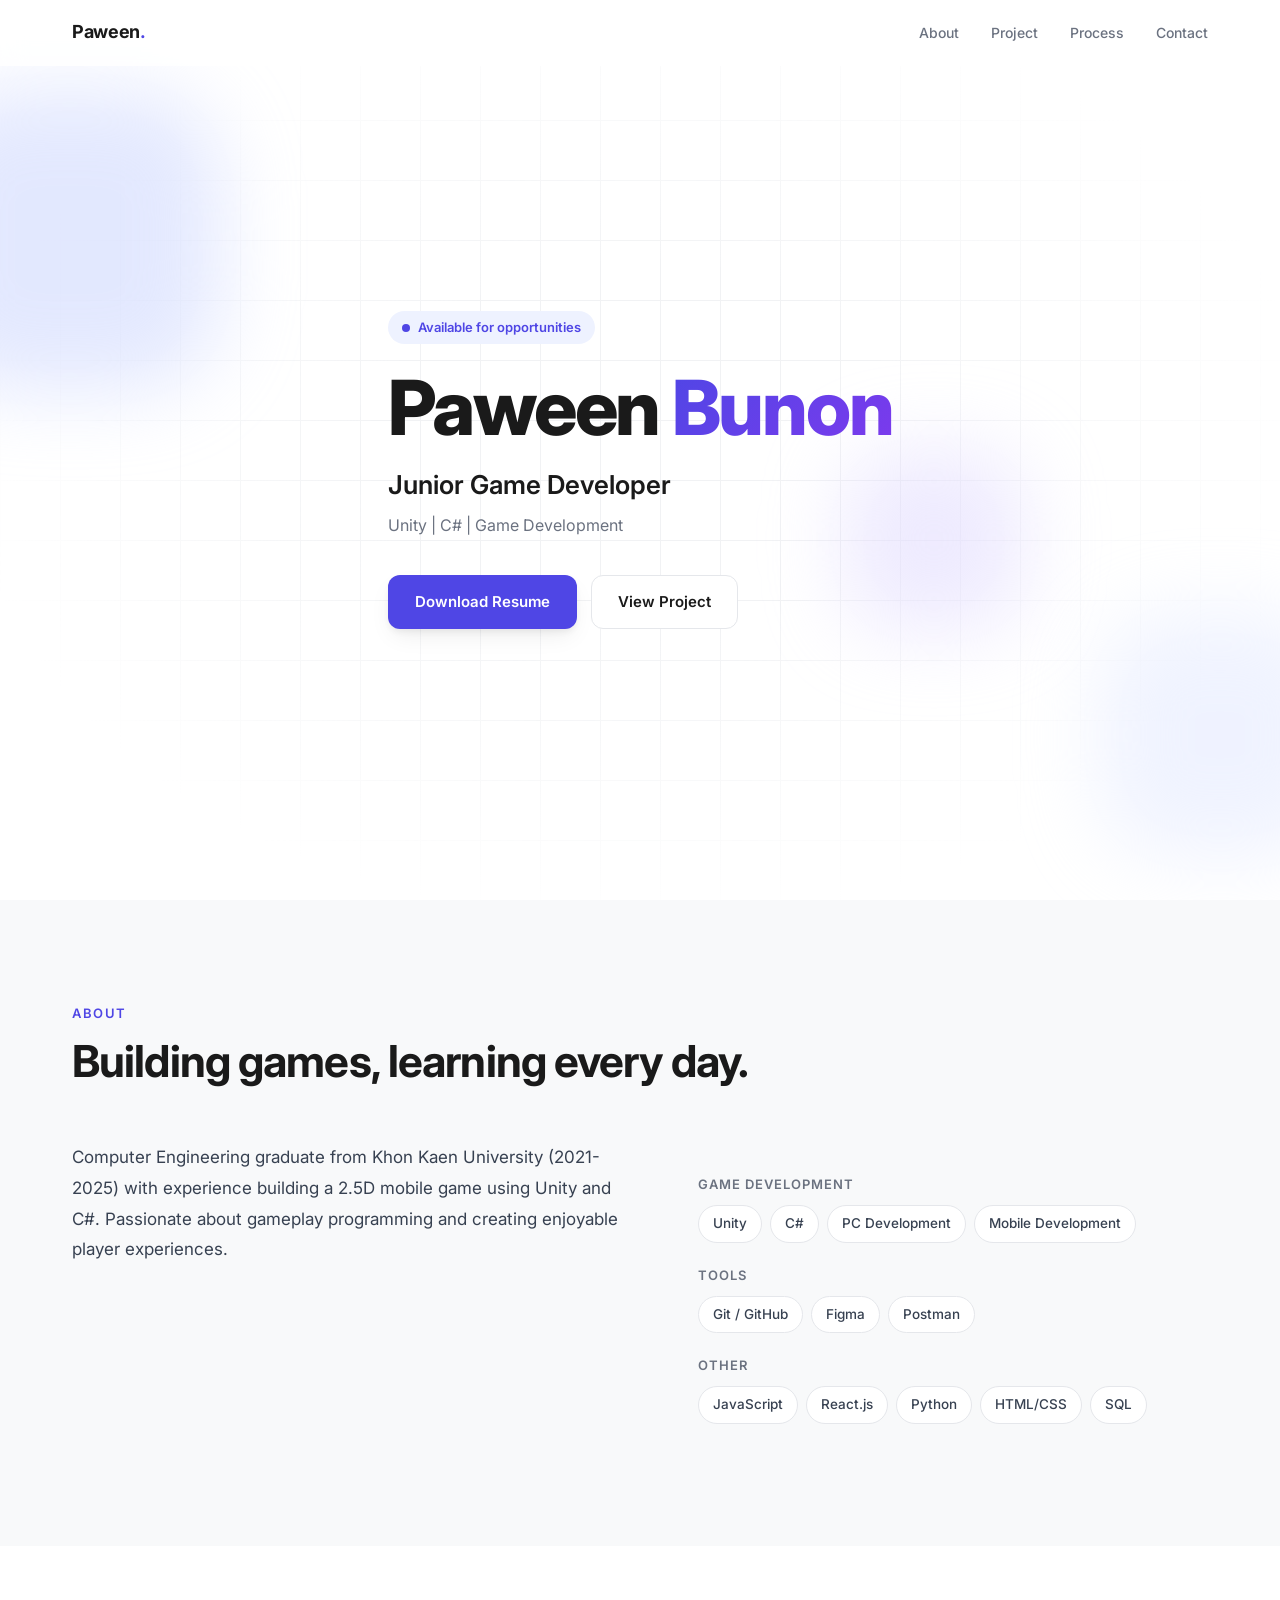
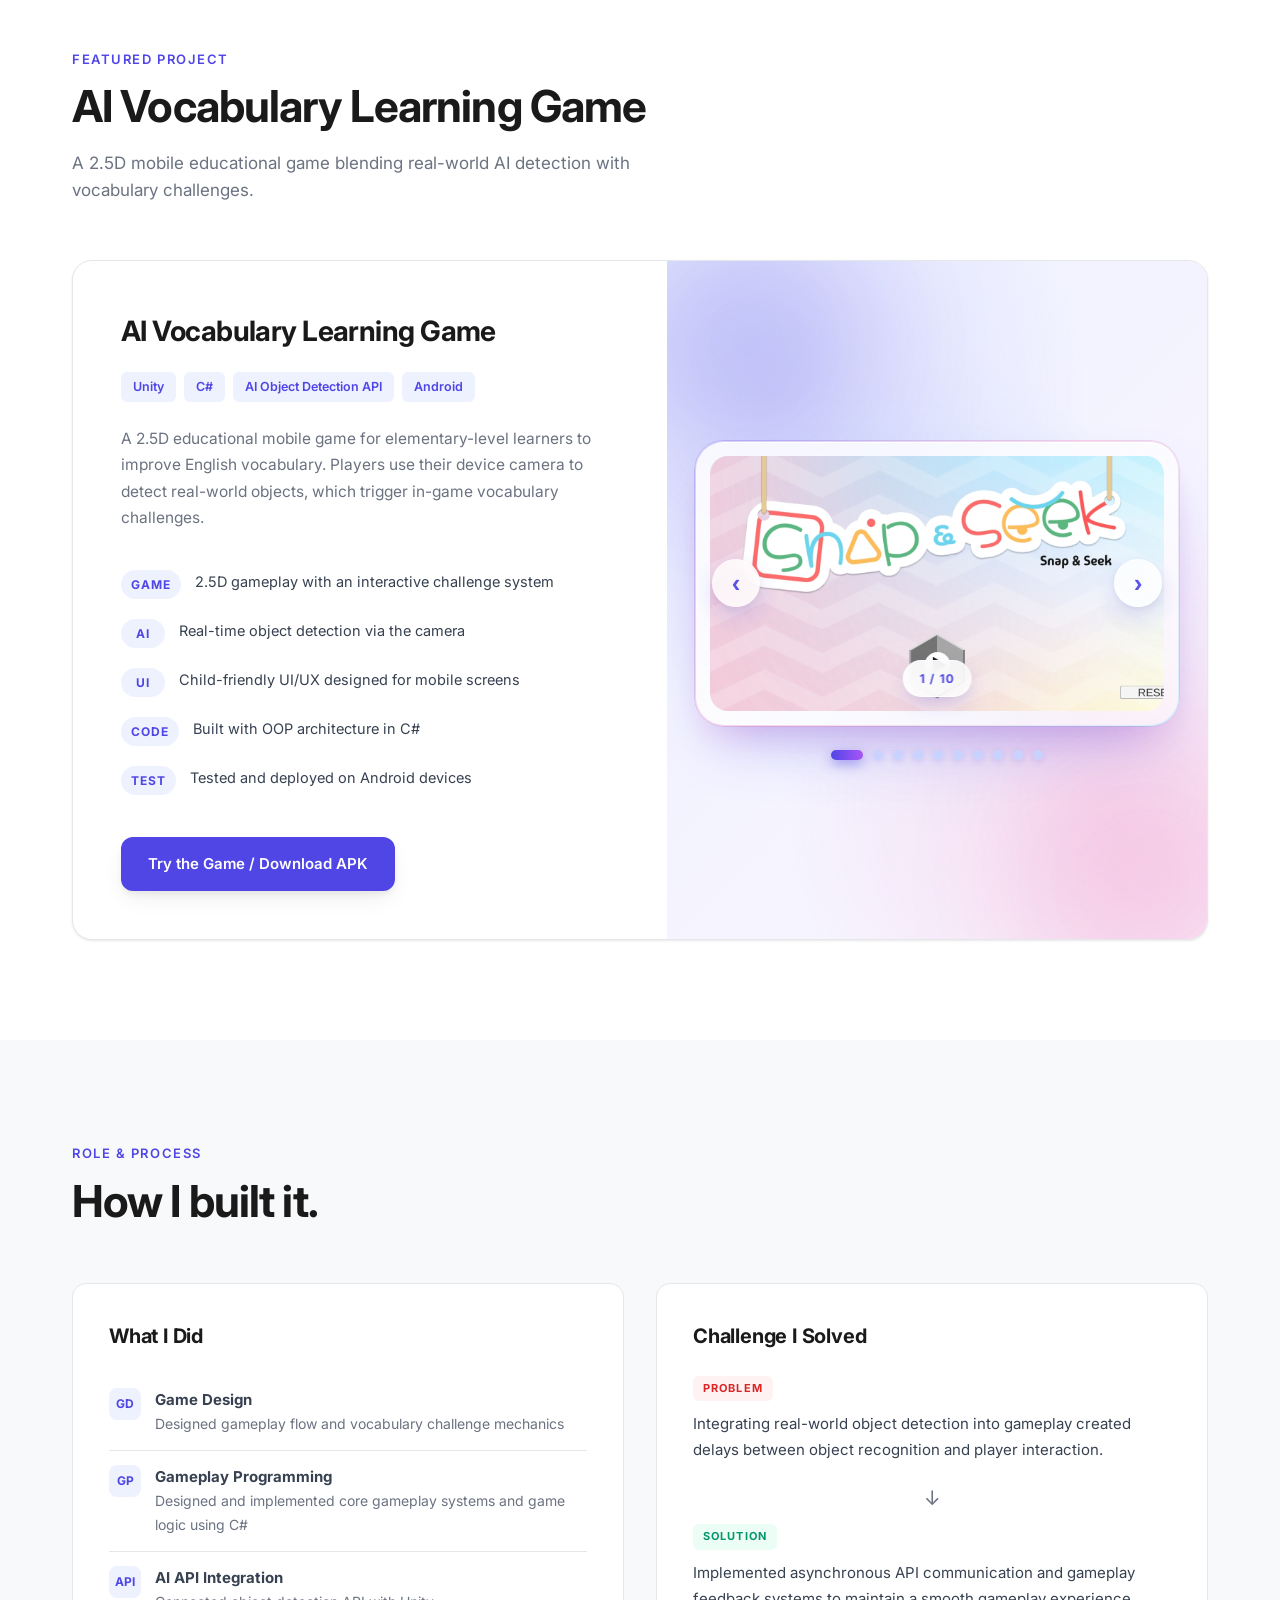
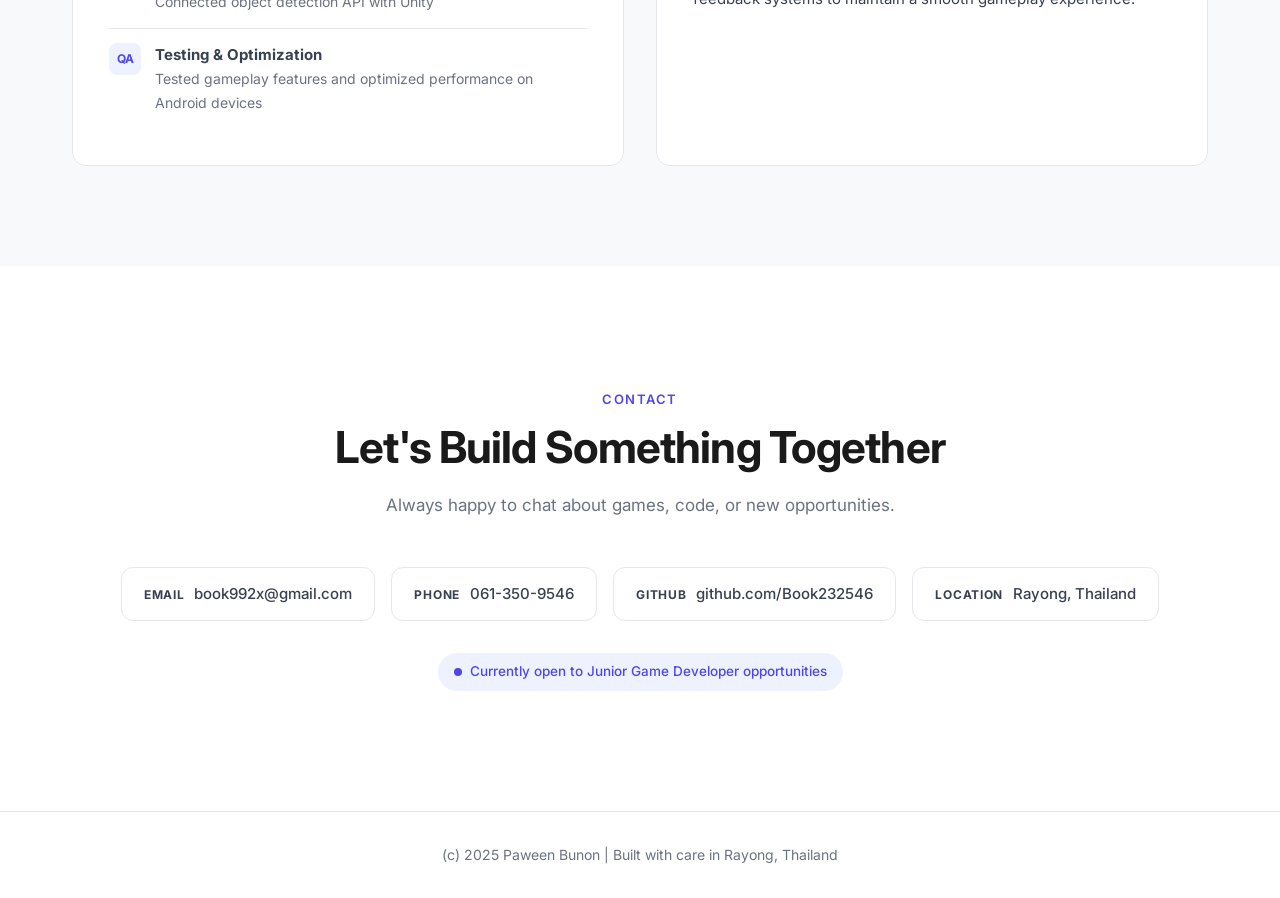
<file: index.html>
<!DOCTYPE html>
<html lang="en">

<head>
  <meta charset="UTF-8" />
  <meta name="viewport" content="width=device-width, initial-scale=1.0" />
  <title>Paween Bunon - Junior Game Developer</title>
  <meta name="description"
    content="Portfolio of Paween Bunon (Book), Junior Game Developer specializing in Unity, C#, and mobile game development." />
  <link rel="preconnect" href="https://fonts.googleapis.com">
  <link rel="preconnect" href="https://fonts.gstatic.com" crossorigin>
  <link href="https://fonts.googleapis.com/css2?family=Inter:wght@300;400;500;600;700;800&display=swap"
    rel="stylesheet">
  <link rel="stylesheet" href="./Port.css" />
</head>

<body>
  <nav class="nav" id="nav">
    <div class="nav-inner">
      <a href="#hero" class="logo">Paween<span>.</span></a>
      <button class="nav-toggle" id="navToggle" aria-label="Menu">Menu</button>
      <ul class="nav-links" id="navLinks">
        <li><a href="#about">About</a></li>
        <li><a href="#project">Project</a></li>
        <li><a href="#process">Process</a></li>
        <li><a href="#contact">Contact</a></li>
      </ul>
    </div>
  </nav>

  <section class="hero" id="hero">
    <div class="hero-bg"></div>
    <div class="shape s1"></div>
    <div class="shape s2"></div>
    <div class="shape s3"></div>
    <div class="container">
      <div class="hero-content">
        <div class="eyebrow"><span class="dot"></span> Available for opportunities</div>
        <h1>Paween <span class="accent">Bunon</span></h1>
        <div class="hero-title">Junior Game Developer</div>
        <p class="hero-sub">Unity | C# | Game Development</p>
        <div class="cta-group">
          <a href="https://drive.google.com/file/d/1YsXYaSTbFioNAvnqgfScPV3oQ0jztkhX/view?usp=sharing"
            class="btn btn-primary" target="_blank" rel="noopener">Download Resume</a>
          <a href="#project" class="btn btn-secondary">View Project</a>
        </div>
      </div>
    </div>
  </section>

  <section id="about" class="section-alt">
    <div class="container">
      <div class="section-heading reveal">
        <span class="section-label">About</span>
        <h2>Building games, learning every day.</h2>
      </div>
      <div class="about-grid">
        <div class="reveal">
          <p class="about-bio">
            Computer Engineering graduate from Khon Kaen University (2021-2025) with experience
            building a 2.5D mobile game using Unity and C#. Passionate about gameplay programming
            and creating enjoyable player experiences.
          </p>
        </div>
        <div class="skills-block reveal">
          <div class="skills-cat">
            <div class="skills-cat-title">Game Development</div>
            <div class="pills">
              <span class="pill">Unity</span>
              <span class="pill">C#</span>
              <span class="pill">PC Development</span>
              <span class="pill">Mobile Development</span>
            </div>
          </div>
          <div class="skills-cat">
            <div class="skills-cat-title">Tools</div>
            <div class="pills">
              <span class="pill">Git / GitHub</span>
              <span class="pill">Figma</span>
              <span class="pill">Postman</span>
            </div>
          </div>
          <div class="skills-cat">
            <div class="skills-cat-title">Other</div>
            <div class="pills">
              <span class="pill">JavaScript</span>
              <span class="pill">React.js</span>
              <span class="pill">Python</span>
              <span class="pill">HTML/CSS</span>
              <span class="pill">SQL</span>
            </div>
          </div>
        </div>
      </div>
    </div>
  </section>

  <section id="project">
    <div class="container">
      <div class="section-heading reveal">
        <span class="section-label">Featured Project</span>
        <h2>AI Vocabulary Learning Game</h2>
        <p class="section-intro">A 2.5D mobile educational game blending real-world AI detection with vocabulary
          challenges.</p>
      </div>
      <div class="project-card reveal">
        <div class="project-grid">
          <div class="project-info">
            <div class="project-title">AI Vocabulary Learning Game</div>
            <div class="tech-badges">
              <span class="tech-badge">Unity</span>
              <span class="tech-badge">C#</span>
              <span class="tech-badge">AI Object Detection API</span>
              <span class="tech-badge">Android</span>
            </div>
            <p class="project-desc">
              A 2.5D educational mobile game for elementary-level learners to improve English vocabulary.
              Players use their device camera to detect real-world objects, which trigger in-game
              vocabulary challenges.
            </p>
            <ul class="feature-list">
              <li><span class="ico">Game</span><span>2.5D gameplay with an interactive challenge system</span></li>
              <li><span class="ico">AI</span><span>Real-time object detection via the camera</span></li>
              <li><span class="ico">UI</span><span>Child-friendly UI/UX designed for mobile screens</span></li>
              <li><span class="ico">Code</span><span>Built with OOP architecture in C#</span></li>
              <li><span class="ico">Test</span><span>Tested and deployed on Android devices</span></li>
            </ul>
            <a href="https://drive.google.com/drive/folders/1nAFhvvqbHMzfF861Wt10KLCNI0TqIMjr?usp=sharing"
              class="btn btn-primary" target="_blank" rel="noopener">Try the Game / Download APK</a>
          </div>
          <div class="project-visual">
            <div class="screenshot-carousel" aria-label="Game screenshots" data-screenshots="
              ./screenshots/game-1.jpg,
              ./screenshots/game-2.jpg,
              ./screenshots/game-3.jpg,
              ./screenshots/game-4.jpg,
              ./screenshots/game-5.jpg,
              ./screenshots/game-6.jpg,
              ./screenshots/game-7.jpg,
              ./screenshots/game-8.jpg,
              ./screenshots/game-9.jpg,
              ./screenshots/game-10.jpg
            ">
              <div class="carousel-frame">
                <button type="button" class="carousel-btn carousel-btn-prev" id="shotPrev"
                  aria-label="Previous screenshot">&lsaquo;</button>
                <img id="shotImage" src="./screenshots/game-1.jpg" alt="Game screenshot 1" loading="lazy" tabindex="0"
                  role="button" aria-label="Open screenshot in fullscreen">
                <div class="carousel-counter" id="shotCounter">1 / 10</div>
                <button type="button" class="carousel-btn carousel-btn-next" id="shotNext"
                  aria-label="Next screenshot">&rsaquo;</button>
              </div>
            </div>
            <div class="carousel-dots" id="shotDots" aria-label="Screenshot navigation"></div>
          </div>
        </div>
      </div>
    </div>
  </section>

  <section id="process" class="section-alt">
    <div class="container">
      <div class="section-heading reveal">
        <span class="section-label">Role &amp; Process</span>
        <h2>How I built it.</h2>
      </div>
      <div class="two-col">
        <div class="info-card reveal">
          <h3>What I Did</h3>
          <ul class="role-list">
            <li>
              <span class="ico">GD</span>
              <span>
                <strong>Game Design</strong><br>
                <span class="role-desc">Designed gameplay flow and vocabulary challenge mechanics</span>
              </span>
            </li>
            <li>
              <span class="ico">GP</span>
              <span>
                <strong>Gameplay Programming</strong><br>
                <span class="role-desc">Designed and implemented core gameplay systems and game logic using C#</span>
              </span>
            </li>
            <li>
              <span class="ico">API</span>
              <span>
                <strong>AI API Integration</strong><br>
                <span class="role-desc">Connected object detection API with Unity</span>
              </span>
            </li>
            <li>
              <span class="ico">QA</span>
              <span>
                <strong>Testing & Optimization</strong><br>
                <span class="role-desc">Tested gameplay features and optimized performance on Android devices</span>
              </span>
            </li>
          </ul>
        </div>
        <div class="info-card reveal">
          <h3>Challenge I Solved</h3>
          <div class="ps-block ps-problem">
            <span class="ps-label">Problem</span>
            <p class="ps-text">Integrating real-world object detection into gameplay created delays between object
              recognition and player interaction.</p>
          </div>
          <div class="arrow">↓</div>
          <div class="ps-block ps-solution">
            <span class="ps-label">Solution</span>
            <p class="ps-text">Implemented asynchronous API communication and gameplay feedback systems to maintain a
              smooth gameplay experience.</p>
          </div>
        </div>
      </div>
    </div>
  </section>
  <!-- <section id="personal" class="section-alt">
    <div class="container">
      <div class="section-heading reveal">
        <span class="section-label">Personal Project</span>
        <h2 class="wip-heading">
          Bullet Hell Project
          <span class="wip-badge">🚧 Work In Progress</span>
        </h2>
        <p class="section-intro">A bullet hell roguelike I'm building solo in Unity</p>
      </div>
      <div class="project-card reveal">
        <div class="project-grid">
          <div class="project-info">
            <div class="project-title">Bullet Hell Project <span class="wip-sub">(working title)</span></div>
            <div class="tech-badges">
              <span class="tech-badge">Unity 2022 LTS</span>
              <span class="tech-badge">C#</span>
              <span class="tech-badge">PC (Windows)</span>
              <span class="tech-badge">Bullet Hell</span>
              <span class="tech-badge">Roguelike</span>
            </div>
            <p class="project-desc">
              A 2D top-down bullet hell roguelike inspired by Touhou Project, Hades, and Enter the Gungeon.
              The Game Design Document is complete and a core gameplay prototype is up and running.
            </p>
            <div class="wip-columns">
              <div class="wip-col">
                <div class="wip-col-label wip-col-built">✅ What's built so far</div>
                <ul class="feature-list">
                  <li><span class="ico">Move</span><span>Player movement &amp; shooting</span></li>
                  <li><span class="ico">AI</span><span>Enemy spawning &amp; enemy bullet patterns</span></li>
                  <li><span class="ico">HP</span><span>HP system with in-game HUD</span></li>
                  <li><span class="ico">Menu</span><span>Main Menu screen</span></li>
                  <li><span class="ico">Dif</span><span>Difficulty Select screen</span>
                  </li>
                  <li><span class="ico">Chr</span><span>Character Select screen</span></li>
                  <li><span class="ico">Over</span><span>Game Over</span></li>
                  <li>
                    <a href="https://drive.google.com/file/d/1Fpe0dqZGs3YXmOCvKR8g-0_tIFxcWorF/view?usp=sharing"
                      target="_blank" rel="noopener noreferrer">
                      <span class="ico">Doc</span><span>Game Design Document written</span>
                    </a>
                  </li>
                </ul>
              </div>
              <div class="wip-col">
                <div class="wip-col-label wip-col-planned">🎯 What's planned (from GDD)</div>
                <ul class="feature-list">
                  <li><span class="ico">Stg</span><span>6 stages across Story Mode &amp; Extra Mode</span></li>
                  <li><span class="ico">Up</span><span>Upgrade System — pick 1 of 3 after each stage</span></li>
                  <li><span class="ico">Run</span><span>Rune meta-progression between runs</span></li>
                  <li><span class="ico">Chr</span><span>Multiple playable characters</span></li>
                  <li><span class="ico">Bos</span><span>Boss fights with unique bullet patterns</span></li>
                  <li><span class="ico">Dif</span><span>4 difficulty levels</span></li>
                </ul>
              </div>
            </div>
            
            <div class="gdd-pillars">
              <div class="gdd-pillars-label">Design Pillars</div>
              <div class="gdd-pillars-grid">
                <div class="gdd-pillar"><span class="gdd-pillar-icon">🎯</span>
                  <div><strong>Skill-Based Gameplay</strong>
                    <p>Reactions and pattern reading matter more than stats.</p>
                  </div>
                </div>
                <div class="gdd-pillar"><span class="gdd-pillar-icon">⚖️</span>
                  <div><strong>Meaningful Build Choices</strong>
                    <p>Every upgrade pick reshapes how the run plays.</p>
                  </div>
                </div>
                <div class="gdd-pillar"><span class="gdd-pillar-icon">🔁</span>
                  <div><strong>Replayability</strong>
                    <p>Runes, characters, and difficulties keep runs fresh.</p>
                  </div>
                </div>
                <div class="gdd-pillar"><span class="gdd-pillar-icon">👹</span>
                  <div><strong>Memorable Boss Battles</strong>
                    <p>Signature bullet patterns built around each boss.</p>
                  </div>
                </div>
              </div>
            </div>
            <div class="wip-status" role="status" aria-live="polite">
              <span class="wip-status-dot"></span>
              In active development — no public build yet
            </div>
          </div>
          <div class="project-visual">
            <div class="screenshot-carousel" aria-label="Bullet Hell screenshots" data-screenshots="
              ./BulletHell/MainMenu.png,
              ./BulletHell/DiffSelect.png,
              ./BulletHell/CharSelect.png,
              ./BulletHell/GamePlay.png,
              ./BulletHell/GameOver.png
            ">
              <div class="carousel-frame">
                <button type="button" class="carousel-btn carousel-btn-prev" aria-label="Previous screenshot">&lsaquo;</button>
                <img class="carousel-image" src="./BulletHell/MainMenu.png" alt="Bullet Hell screenshot 1" loading="lazy" tabindex="0" role="button" aria-label="Open screenshot in fullscreen">
                <div class="carousel-counter">1 / 2</div>
                <button type="button" class="carousel-btn carousel-btn-next" aria-label="Next screenshot">&rsaquo;</button>
              </div>
            </div>
            <div class="carousel-dots" aria-label="Bullet Hell screenshot navigation"></div>
          </div>
        </div>
      </div>
    </div>
  </section>

  </section> -->

  <section id="contact" class="contact">
    <div class="container">
      <div class="reveal">
        <span class="section-label">Contact</span>
        <h2>Let's Build Something Together</h2>
        <p class="contact-sub">Always happy to chat about games, code, or new opportunities.</p>
        <div class="contact-links">
          <a href="mailto:book992x@gmail.com" class="contact-link"><span class="ico">Email</span>book992x@gmail.com</a>
          <a href="tel:+66613509546" class="contact-link"><span class="ico">Phone</span>061-350-9546</a>
          <a href="https://github.com/Book232546" target="_blank" rel="noopener" class="contact-link"><span
              class="ico">GitHub</span>github.com/Book232546</a>
          <span class="contact-link"><span class="ico">Location</span>Rayong, Thailand</span>
        </div>
        <div class="contact-note"><span class="dot"></span> Currently open to Junior Game Developer opportunities</div>
      </div>
    </div>
  </section>

  <footer>
    <div class="container">(c) 2025 Paween Bunon | Built with care in Rayong, Thailand</div>
  </footer>

  <div class="lightbox" id="lightbox" aria-hidden="true">
    <div class="lightbox-backdrop" data-lightbox-close></div>
    <div class="lightbox-dialog" role="dialog" aria-modal="true" aria-label="Fullscreen screenshot viewer">
      <button type="button" class="lightbox-close" id="lightboxClose" aria-label="Close fullscreen view">X</button>
      <button type="button" class="lightbox-nav lightbox-prev" id="lightboxPrev"
        aria-label="Previous screenshot">&lsaquo;</button>
      <img id="lightboxImage" src="./screenshots/game-1.jpg" alt="Game screenshot 1">
      <button type="button" class="lightbox-nav lightbox-next" id="lightboxNext"
        aria-label="Next screenshot">&rsaquo;</button>
      <div class="lightbox-caption" id="lightboxCaption">1 / 10</div>
    </div>
  </div>

  <script src="./Port.js" defer></script>
</body>

</html>
</file>
<file: Port.css>
:root {
  --bg: #ffffff;
  --surface: #f8f9fa;
  --text: #1a1a1a;
  --muted: #6b7280;
  --border: #e5e7eb;
  --accent: #4F46E5;
  --accent-soft: #eef2ff;
  --shadow-sm: 0 1px 2px rgba(0, 0, 0, .04), 0 1px 3px rgba(0, 0, 0, .06);
  --shadow-md: 0 4px 6px -1px rgba(0, 0, 0, .06), 0 10px 25px -5px rgba(0, 0, 0, .08);
  --shadow-lg: 0 20px 40px -10px rgba(79, 70, 229, .15), 0 10px 20px -5px rgba(0, 0, 0, .06);
  --radius: 14px;
  --radius-lg: 20px;
}

* {
  box-sizing: border-box;
  margin: 0;
  padding: 0;
}

html {
  scroll-behavior: smooth;
  scroll-padding-top: 80px;
}

body {
  font-family: 'Inter', system-ui, -apple-system, sans-serif;
  background: var(--bg);
  color: var(--text);
  line-height: 1.6;
  -webkit-font-smoothing: antialiased;
}

a {
  color: inherit;
  text-decoration: none;
}

img {
  max-width: 100%;
  display: block;
}

.nav {
  position: fixed;
  top: 0;
  left: 0;
  right: 0;
  z-index: 100;
  background: rgba(255, 255, 255, .8);
  backdrop-filter: saturate(180%) blur(12px);
  -webkit-backdrop-filter: saturate(180%) blur(12px);
  border-bottom: 1px solid transparent;
  transition: border-color .3s, box-shadow .3s;
}

.nav.scrolled {
  border-bottom-color: var(--border);
  box-shadow: var(--shadow-sm);
}

.nav-inner {
  max-width: 1200px;
  margin: 0 auto;
  padding: 18px 32px;
  display: flex;
  align-items: center;
  justify-content: space-between;
}

.logo {
  font-weight: 700;
  font-size: 18px;
  letter-spacing: -.02em;
}

.logo span {
  color: var(--accent);
}

.nav-links {
  display: flex;
  gap: 32px;
  list-style: none;
}

.nav-links a {
  font-size: 14px;
  font-weight: 500;
  color: var(--muted);
  transition: color .2s;
  position: relative;
}

.nav-links a:hover {
  color: var(--text);
}

.nav-links a::after {
  content: '';
  position: absolute;
  left: 0;
  bottom: -6px;
  height: 2px;
  width: 0;
  background: var(--accent);
  transition: width .25s;
}

.nav-links a:hover::after {
  width: 100%;
}

.nav-toggle {
  display: none;
  background: none;
  border: none;
  cursor: pointer;
  font-size: 24px;
  color: var(--text);
}

.container {
  max-width: 1200px;
  margin: 0 auto;
  padding: 0 32px;
}

.hero {
  min-height: 100vh;
  display: flex;
  align-items: center;
  position: relative;
  overflow: hidden;
  padding: 120px 0 80px;
}

.hero-bg {
  position: absolute;
  inset: 0;
  z-index: 0;
  pointer-events: none;
  background-image:
    linear-gradient(var(--border) 1px, transparent 1px),
    linear-gradient(90deg, var(--border) 1px, transparent 1px);
  background-size: 60px 60px;
  mask-image: radial-gradient(ellipse at center, black 30%, transparent 75%);
  -webkit-mask-image: radial-gradient(ellipse at center, black 30%, transparent 75%);
  opacity: .5;
}

.shape {
  position: absolute;
  border-radius: 30%;
  opacity: .5;
  filter: blur(40px);
  z-index: 0;
}

.shape.s1 {
  width: 300px;
  height: 300px;
  background: #c7d2fe;
  top: 10%;
  left: -80px;
  animation: float 14s ease-in-out infinite;
}

.shape.s2 {
  width: 240px;
  height: 240px;
  background: #e0e7ff;
  bottom: 5%;
  right: -60px;
  animation: float 18s ease-in-out infinite reverse;
}

.shape.s3 {
  width: 180px;
  height: 180px;
  background: #ddd6fe;
  top: 50%;
  right: 20%;
  animation: float 22s ease-in-out infinite;
}

@keyframes float {

  0%,
  100% {
    transform: translate(0, 0) rotate(0);
  }

  50% {
    transform: translate(30px, -40px) rotate(20deg);
  }
}

.hero-content {
  position: relative;
  z-index: 1;
  max-width: 780px;
}

.eyebrow {
  display: inline-flex;
  align-items: center;
  gap: 8px;
  padding: 6px 14px;
  border-radius: 999px;
  background: var(--accent-soft);
  color: var(--accent);
  font-size: 13px;
  font-weight: 600;
  margin-bottom: 24px;
}

.eyebrow .dot,
.contact-note .dot {
  width: 8px;
  height: 8px;
  border-radius: 50%;
  background: var(--accent);
  animation: pulse 2s infinite;
}

@keyframes pulse {

  0%,
  100% {
    opacity: 1;
  }

  50% {
    opacity: .4;
  }
}

h1 {
  font-size: clamp(40px, 7vw, 76px);
  line-height: 1.05;
  letter-spacing: -.03em;
  font-weight: 800;
  margin-bottom: 16px;
}

h1 .accent {
  background: linear-gradient(135deg, var(--accent), #7c3aed);
  -webkit-background-clip: text;
  background-clip: text;
  color: transparent;
}

.hero-title {
  font-size: clamp(20px, 2.4vw, 26px);
  font-weight: 600;
  color: var(--text);
  margin-bottom: 8px;
}

.hero-sub {
  font-size: 16px;
  color: var(--muted);
  margin-bottom: 36px;
}

.cta-group {
  display: flex;
  gap: 14px;
  flex-wrap: wrap;
}

.btn {
  display: inline-flex;
  align-items: center;
  gap: 8px;
  padding: 14px 26px;
  border-radius: 12px;
  font-size: 15px;
  font-weight: 600;
  cursor: pointer;
  border: 1px solid transparent;
  transition: transform .2s, box-shadow .25s, background .2s;
}

.btn-primary {
  background: var(--accent);
  color: #fff;
  box-shadow: var(--shadow-md);
}

.btn-primary:hover {
  transform: translateY(-2px);
  box-shadow: var(--shadow-lg);
  background: #4338ca;
}

.btn-secondary {
  background: #fff;
  color: var(--text);
  border-color: var(--border);
}

.btn-secondary:hover {
  border-color: var(--accent);
  color: var(--accent);
  transform: translateY(-2px);
}

section {
  padding: 100px 0;
  position: relative;
}

.section-alt {
  background: var(--surface);
}

.section-label {
  display: inline-block;
  font-size: 13px;
  font-weight: 600;
  color: var(--accent);
  text-transform: uppercase;
  letter-spacing: .12em;
  margin-bottom: 12px;
}

h2 {
  font-size: clamp(30px, 4vw, 44px);
  font-weight: 700;
  letter-spacing: -.02em;
  line-height: 1.15;
  margin-bottom: 18px;
}

.section-intro {
  font-size: 17px;
  color: var(--muted);
  max-width: 640px;
}

.section-heading {
  margin-bottom: 56px;
}

#personal .section-heading {
  position: relative;
  padding: 30px 30px 26px;
  border: 1px solid rgba(224, 231, 255, .95);
  border-radius: 24px;
  background: linear-gradient(180deg, rgba(255, 255, 255, .96), rgba(248, 250, 255, .86));
  box-shadow: var(--shadow-sm);
  overflow: hidden;
}

#personal .section-heading::before {
  content: '';
  position: absolute;
  inset: 0;
  background:
    radial-gradient(circle at top right, rgba(79, 70, 229, .10), transparent 34%),
    radial-gradient(circle at bottom left, rgba(236, 72, 153, .08), transparent 30%);
  pointer-events: none;
}

#personal .section-heading::after {
  content: '';
  position: absolute;
  left: 0;
  top: 0;
  width: 100%;
  height: 4px;
  background: linear-gradient(90deg, var(--accent), #7c3aed, #ec4899);
  opacity: .88;
}

#personal .section-heading > * {
  position: relative;
  z-index: 1;
}

#personal .section-heading.reveal {
  transform: translateY(28px) scale(.985);
}

#personal .section-heading.reveal.visible {
  transform: translateY(0) scale(1);
}

#personal .section-heading h2 {
  display: flex;
  flex-wrap: wrap;
  align-items: center;
  gap: 12px;
  margin-bottom: 12px;
}

#personal .section-heading .section-label {
  margin-bottom: 10px;
}

#personal .section-heading .section-intro {
  max-width: 760px;
}

#personal .wip-badge {
  background: linear-gradient(135deg, #fef3c7, #fde68a);
  color: #92400e;
  border-color: #fbbf24;
  box-shadow: 0 10px 20px -12px rgba(180, 83, 9, .55);
}

#personal .wip-sub {
  display: inline-block;
  margin-left: 6px;
}

.about-grid {
  display: grid;
  grid-template-columns: 1.1fr 1fr;
  gap: 64px;
  align-items: start;
}

.about-bio {
  font-size: 17px;
  color: #374151;
  line-height: 1.8;
}

.skills-block {
  margin-top: 32px;
}

.skills-cat {
  margin-bottom: 22px;
}

.skills-cat-title {
  font-size: 13px;
  font-weight: 600;
  color: var(--muted);
  text-transform: uppercase;
  letter-spacing: .08em;
  margin-bottom: 10px;
}

.pills {
  display: flex;
  flex-wrap: wrap;
  gap: 8px;
}

.pill {
  padding: 7px 14px;
  border-radius: 999px;
  background: #fff;
  border: 1px solid var(--border);
  font-size: 13.5px;
  font-weight: 500;
  color: #374151;
  transition: all .2s;
}

.pill:hover {
  border-color: var(--accent);
  color: var(--accent);
  transform: translateY(-1px);
}

.section-alt .pill {
  background: #fff;
}

/* ===== Featured Project ===== */
.project-card {
  background: #fff;
  border: 1px solid var(--border);
  border-radius: var(--radius-lg);
  overflow: hidden;
  box-shadow: var(--shadow-sm);
}

.project-grid {
  display: grid;
  grid-template-columns: 1.1fr 1fr;
  gap: 0;
}

.project-info {
  padding: 48px;
}

.project-visual {
  background:
    radial-gradient(circle at 20% 20%, rgba(99, 102, 241, .18), transparent 45%),
    radial-gradient(circle at 80% 80%, rgba(236, 72, 153, .14), transparent 45%),
    radial-gradient(circle at 50% 50%, rgba(56, 189, 248, .10), transparent 55%),
    linear-gradient(135deg, #eef2ff, #faf5ff);
  display: flex;
  flex-direction: column;
  align-items: center;
  justify-content: center;
  min-height: 520px;
  padding: 40px 28px;
  position: relative;
  overflow: hidden;
  isolation: isolate;
}

/* Animated aurora blobs */
.project-visual::before,
.project-visual::after {
  content: '';
  position: absolute;
  width: 340px;
  height: 340px;
  border-radius: 50%;
  filter: blur(60px);
  opacity: .55;
  z-index: -1;
  pointer-events: none;
}

.project-visual::before {
  top: -90px;
  left: -90px;
  background: radial-gradient(circle, rgba(79, 70, 229, .55), transparent 70%);
  animation: floatBlob 12s ease-in-out infinite;
}

.project-visual::after {
  bottom: -110px;
  right: -110px;
  background: radial-gradient(circle, rgba(236, 72, 153, .45), transparent 70%);
  animation: floatBlob 14s ease-in-out infinite reverse;
}

@keyframes floatBlob {

  0%,
  100% {
    transform: translate(0, 0) scale(1);
  }

  50% {
    transform: translate(30px, -20px) scale(1.1);
  }
}

/* Subtle dot grid overlay */
.project-visual>* {
  position: relative;
  z-index: 1;
}

.screenshot-carousel {
  width: 100%;
  max-width: 880px;
  position: relative;
}

.carousel-frame {
  position: relative;
  width: 100%;
  padding: 14px;
  border-radius: 28px;
  background: linear-gradient(135deg, rgba(255, 255, 255, .85), rgba(255, 255, 255, .55));
  backdrop-filter: blur(12px);
  -webkit-backdrop-filter: blur(12px);
  border: 1px solid rgba(255, 255, 255, .8);
  box-shadow:
    0 30px 60px -20px rgba(79, 70, 229, .35),
    0 18px 35px -15px rgba(236, 72, 153, .20),
    inset 0 1px 0 rgba(255, 255, 255, .9);
  transition: transform .4s cubic-bezier(.2, .8, .2, 1), box-shadow .4s;
}

.carousel-frame:hover {
  transform: translateY(-4px);
  box-shadow:
    0 40px 70px -20px rgba(79, 70, 229, .45),
    0 22px 40px -15px rgba(236, 72, 153, .25),
    inset 0 1px 0 rgba(255, 255, 255, .9);
}

.carousel-frame::before {
  content: '';
  position: absolute;
  inset: -2px;
  border-radius: 30px;
  padding: 2px;
  background: linear-gradient(135deg, rgba(79, 70, 229, .6), rgba(236, 72, 153, .5), rgba(56, 189, 248, .5));
  -webkit-mask: linear-gradient(#000 0 0) content-box, linear-gradient(#000 0 0);
  -webkit-mask-composite: xor;
  mask-composite: exclude;
  opacity: .4;
  pointer-events: none;
}

.carousel-frame img {
  width: 100%;
  aspect-ratio: 16 / 9;
  max-height: 560px;
  object-fit: cover;
  border-radius: 18px;
  background: #fff;
  display: block;
  cursor: zoom-in;
}

.carousel-btn {
  width: 48px;
  height: 48px;
  border: 1px solid rgba(255, 255, 255, .7);
  border-radius: 999px;
  background: rgba(255, 255, 255, .85);
  backdrop-filter: blur(10px);
  -webkit-backdrop-filter: blur(10px);
  color: var(--accent);
  font-size: 26px;
  font-weight: 600;
  line-height: 1;
  display: flex;
  align-items: center;
  justify-content: center;
  cursor: pointer;
  box-shadow: 0 10px 30px -8px rgba(79, 70, 229, .4), 0 4px 10px rgba(0, 0, 0, .06);
  transition: all .25s cubic-bezier(.2, .8, .2, 1);
  position: absolute;
  top: 50%;
  transform: translateY(-50%);
  z-index: 3;
  opacity: .92;
}

.carousel-btn:hover {
  transform: translateY(-50%) scale(1.12);
  background: var(--accent);
  color: #fff;
  border-color: var(--accent);
  box-shadow: 0 14px 35px -8px rgba(79, 70, 229, .6);
  opacity: 1;
}

.carousel-btn:active {
  transform: translateY(-50%) scale(.96);
}

.carousel-btn-prev {
  left: 16px;
}

.carousel-btn-next {
  right: 16px;
}

.carousel-counter {
  position: absolute;
  left: 50%;
  bottom:28px;
  transform: translateX(-50%);
  padding:8px 16px;
  border-radius: 999px;
  background:linear-gradient(135deg,rgba(255,255,255,.95),rgba(255,255,255,.8));
  backdrop-filter:blur(10px);
  -webkit-backdrop-filter:blur(10px);
  color: var(--accent);
  font-size: 12px;
  font-weight: 700;
  letter-spacing:.08em;
  border:1px solid rgba(255,255,255,.8);
  box-shadow:0 8px 20px -5px rgba(79,70,229,.3);
  z-index:2;
}

.carousel-dots {
  display: flex;
  justify-content: center;
  gap:10px;
  margin-top:24px;
  width: 100%;
}

.carousel-dot {
  width: 10px;
  height: 10px;
  border: none;
  border-radius: 999px;
  background:rgba(199,210,254,.9);
  cursor: pointer;
  padding: 0;
  transition:all .35s cubic-bezier(.2,.8,.2,1);
  box-shadow:0 2px 6px rgba(79,70,229,.15);
}

.carousel-dot:hover {
  transform:scale(1.25);
  background:#a5b4fc;
}

.carousel-dot.active {
  width:32px;
  background:linear-gradient(90deg,var(--accent),#a855f7);
  box-shadow:0 4px 12px rgba(79,70,229,.5);
}

.lightbox {
  position: fixed;
  inset: 0;
  z-index: 200;
  display: none;
  align-items: center;
  justify-content: center;
  padding: 24px;
}

.lightbox.open {
  display: flex;
}

.lightbox-backdrop {
  position: absolute;
  inset: 0;
  background: rgba(15, 23, 42, .78);
  backdrop-filter: blur(8px);
}

.lightbox-dialog {
  position: relative;
  z-index: 1;
  width: min(1200px, 100%);
  max-height: 92vh;
  display: flex;
  align-items: center;
  justify-content: center;
}

.lightbox-dialog img {
  width: 100%;
  max-height: 92vh;
  object-fit: contain;
  border-radius: 18px;
  box-shadow: 0 30px 80px rgba(0, 0, 0, .35);
  background: #0f172a;
}

.lightbox-close,
.lightbox-nav {
  position: absolute;
  z-index: 2;
  border: none;
  cursor: pointer;
  transition: transform .2s, background .2s, box-shadow .2s;
}

.lightbox-close {
  top: -12px;
  right: -12px;
  width: 44px;
  height: 44px;
  border-radius: 999px;
  background: #fff;
  color: var(--text);
  font-size: 18px;
  font-weight: 700;
  box-shadow: var(--shadow-md);
}

.lightbox-nav {
  top: 50%;
  transform: translateY(-50%);
  width: 52px;
  height: 52px;
  border-radius: 999px;
  background: rgba(255, 255, 255, .92);
  color: var(--accent);
  font-size: 34px;
  line-height: 1;
  display: flex;
  align-items: center;
  justify-content: center;
  box-shadow: var(--shadow-md);
}

.lightbox-prev {
  left: -16px;
}

.lightbox-next {
  right: -16px;
}

.lightbox-close:hover,
.lightbox-nav:hover {
  transform: translateY(-50%) scale(1.04);
  background: #fff;
}

.lightbox-close:hover {
  transform: scale(1.04);
}

.lightbox-caption {
  position: absolute;
  left: 50%;
  bottom: -44px;
  transform: translateX(-50%);
  padding: 8px 14px;
  border-radius: 999px;
  background: rgba(255, 255, 255, .92);
  color: var(--text);
  font-size: 13px;
  font-weight: 700;
  box-shadow: var(--shadow-sm);
}

/* Shared project content blocks */
.tech-badges {
  display: flex;
  flex-wrap: wrap;
  gap: 8px;
  margin: 18px 0 24px;
}

.tech-badge {
  padding: 5px 12px;
  border-radius: 6px;
  background: var(--accent-soft);
  color: var(--accent);
  font-size: 12.5px;
  font-weight: 600;
}

.project-title {
  font-size: 28px;
  font-weight: 700;
  letter-spacing: -.02em;
  margin-bottom: 4px;
}

.project-desc {
  color: var(--muted);
  font-size: 15.5px;
  margin-bottom: 28px;
  line-height: 1.7;
}

.feature-list {
  list-style: none;
  margin-bottom: 32px;
}

.feature-list li {
  display: flex;
  gap: 14px;
  align-items: flex-start;
  padding: 10px 0;
  font-size: 14.5px;
  color: #374151;
}

.feature-list .ico {
  min-width: 44px;
  font-size: 12px;
  font-weight: 700;
  letter-spacing: .08em;
  text-transform: uppercase;
  color: var(--accent);
  background: var(--accent-soft);
  border-radius: 999px;
  padding: 5px 10px;
  text-align: center;
  flex-shrink: 0;
}

.two-col {
  display: grid;
  grid-template-columns: 1fr 1fr;
  gap: 32px;
}

.info-card {
  background: #fff;
  border: 1px solid var(--border);
  border-radius: var(--radius);
  padding: 36px;
  transition: transform .25s, box-shadow .25s, border-color .25s;
}

.info-card:hover {
  transform: translateY(-4px);
  box-shadow: var(--shadow-md);
  border-color: #d1d5db;
}

.info-card h3 {
  font-size: 20px;
  font-weight: 700;
  margin-bottom: 22px;
  letter-spacing: -.01em;
}

.role-list {
  list-style: none;
}

.role-list li {
  display: flex;
  gap: 14px;
  align-items: flex-start;
  padding: 14px 0;
  border-bottom: 1px solid var(--border);
  font-size: 15px;
  color: #374151;
}

.role-list li:last-child {
  border-bottom: none;
}

.role-list .ico {
  width: 32px;
  height: 32px;
  border-radius: 8px;
  background: var(--accent-soft);
  color: var(--accent);
  display: flex;
  align-items: center;
  justify-content: center;
  font-size: 12px;
  font-weight: 700;
  flex-shrink: 0;
}

.role-desc {
  color: var(--muted);
  font-size: 14px;
}

.ps-block {
  margin-bottom: 20px;
}

.ps-label {
  display: inline-block;
  font-size: 11px;
  font-weight: 700;
  text-transform: uppercase;
  letter-spacing: .1em;
  padding: 4px 10px;
  border-radius: 6px;
  margin-bottom: 10px;
}

.ps-problem .ps-label {
  background: #fef2f2;
  color: #dc2626;
}

.ps-solution .ps-label {
  background: #ecfdf5;
  color: #059669;
}

.ps-text {
  font-size: 15px;
  color: #374151;
  line-height: 1.7;
}

.arrow {
  text-align: center;
  color: var(--muted);
  font-size: 20px;
  margin: 8px 0;
}

/* ===== Contact ===== */
.contact {
  text-align: center;
  padding: 120px 0;
}

.contact h2 {
  margin-bottom: 20px;
}

.contact-sub {
  color: var(--muted);
  font-size: 17px;
  margin-bottom: 48px;
}

.contact-links {
  display: flex;
  flex-wrap: wrap;
  justify-content: center;
  gap: 16px;
  margin-bottom: 32px;
}

.contact-link {
  display: inline-flex;
  align-items: center;
  gap: 10px;
  padding: 14px 22px;
  border-radius: 12px;
  background: #fff;
  border: 1px solid var(--border);
  font-size: 15px;
  font-weight: 500;
  color: #374151;
  transition: all .25s;
}

.contact-link:hover {
  border-color: var(--accent);
  color: var(--accent);
  transform: translateY(-2px);
  box-shadow: var(--shadow-md);
}

.contact-link .ico {
  font-size: 12px;
  font-weight: 700;
  letter-spacing: .06em;
  text-transform: uppercase;
}

.contact-note {
  display: inline-flex;
  align-items: center;
  gap: 8px;
  padding: 8px 16px;
  border-radius: 999px;
  background: var(--accent-soft);
  color: var(--accent);
  font-size: 13.5px;
  font-weight: 500;
}

/* ===== Footer ===== */
footer {
  padding: 32px 0;
  border-top: 1px solid var(--border);
  text-align: center;
  color: var(--muted);
  font-size: 14px;
}

/* ===== Reveal Animations ===== */
.reveal {
  opacity: 0;
  transform: translateY(24px);
  transition: opacity .7s ease, transform .7s ease;
}

.reveal.visible {
  opacity: 1;
  transform: translateY(0);
}

/* ===== Responsive ===== */
@media (max-width: 900px) {
  .nav-links {
    position: fixed;
    top: 64px;
    left: 0;
    right: 0;
    flex-direction: column;
    background: #fff;
    padding: 24px 32px;
    gap: 18px;
    border-bottom: 1px solid var(--border);
    transform: translateY(-120%);
    transition: transform .3s;
  }

  .nav-links.open {
    transform: translateY(0);
  }

  .nav-toggle {
    display: block;
  }

  .about-grid,
  .project-grid,
  .two-col {
    grid-template-columns: 1fr;
  }

  .project-info {
    padding: 36px 28px;
  }

  .project-visual {
    min-height: 420px;
  }

  .carousel-btn {
    width: 42px;
    height: 42px;
    font-size: 26px;
  }

  .carousel-btn-prev {
    left: 10px;
  }

  .carousel-btn-next {
    right: 10px;
  }

  .carousel-frame img {
    border-radius: 16px;
    max-height: 420px;
  }

  .lightbox {
    padding: 16px;
  }

  .lightbox-prev {
    left: 8px;
  }

  .lightbox-next {
    right: 8px;
  }

  .lightbox-close {
    top: 8px;
    right: 8px;
  }

  .lightbox-caption {
    bottom: -38px;
  }

  section {
    padding: 72px 0;
  }

  .container {
    padding: 0 22px;
  }

  .nav-inner {
    padding: 14px 22px;
  }
}

@media (max-width: 480px) {
  .cta-group .btn {
    width: 100%;
    justify-content: center;
  }

  .info-card {
    padding: 26px;
  }
}

/* ===== Personal Project / WIP section ===== */
.wip-heading {
  display: inline-flex;
  align-items: center;
  gap: 14px;
  flex-wrap: wrap;
}
.wip-badge {
  display: inline-flex;
  align-items: center;
  gap: 6px;
  font-size: 12px;
  font-weight: 600;
  letter-spacing: .02em;
  color: #b45309;
  background: #fef3c7;
  border: 1px solid #fde68a;
  padding: 6px 12px;
  border-radius: 999px;
  vertical-align: middle;
}
.wip-sub {
  font-weight: 400;
  font-size: .7em;
  color: var(--muted);
  margin-left: 4px;
}
.project-grid-single {
  grid-template-columns: 1fr !important;
}
.wip-columns {
  display: grid;
  grid-template-columns: 1fr 1fr;
  gap: 32px;
  margin: 28px 0 8px;
}

.wip-col-label {
  font-size: 13px;
  font-weight: 600;
  letter-spacing: .02em;
  margin-bottom: 12px;
  padding-bottom: 8px;
  border-bottom: 1px solid var(--border);
}
.wip-col-built { color: #047857; }
.wip-col-planned { color: var(--accent); }

.gdd-pillars {
  margin-top: 28px;
  padding: 24px;
  background: var(--accent-soft);
  border: 1px solid #e0e7ff;
  border-radius: var(--radius);
}
.gdd-pillars-label {
  font-size: 12px;
  font-weight: 700;
  letter-spacing: .12em;
  text-transform: uppercase;
  color: var(--accent);
  margin-bottom: 16px;
}
.gdd-pillars-grid {
  display: grid;
  grid-template-columns: 1fr 1fr;
  gap: 18px;
}
.gdd-pillar {
  display: flex;
  gap: 14px;
  align-items: flex-start;
  background: #fff;
  padding: 16px;
  border: 1px solid var(--border);
  border-radius: 12px;
}
.gdd-pillar-icon {
  font-size: 22px;
  line-height: 1;
  flex-shrink: 0;
}
.gdd-pillar strong {
  display: block;
  font-size: 14px;
  font-weight: 600;
  color: var(--text);
  margin-bottom: 2px;
}
.gdd-pillar p {
  font-size: 13px;
  color: var(--muted);
  line-height: 1.5;
  margin: 0;
}

.wip-status {
  display: inline-flex;
  align-items: center;
  gap: 10px;
  margin-top: 24px;
  padding: 10px 16px;
  background: #f8f9fa;
  border: 1px solid var(--border);
  border-radius: 999px;
  font-size: 13px;
  font-weight: 500;
  color: var(--muted);
}
.wip-status-dot {
  width: 8px;
  height: 8px;
  border-radius: 50%;
  background: #f59e0b;
  box-shadow: 0 0 0 0 rgba(245, 158, 11, .6);
  animation: wipPulse 2s ease-out infinite;
}
@keyframes wipPulse {
  0%   { box-shadow: 0 0 0 0 rgba(245, 158, 11, .6); }
  70%  { box-shadow: 0 0 0 10px rgba(245, 158, 11, 0); }
  100% { box-shadow: 0 0 0 0 rgba(245, 158, 11, 0); }
}

@media (max-width: 768px) {
  .wip-columns,
  .gdd-pillars-grid {
    grid-template-columns: 1fr;
    gap: 18px;
  }
}

/* ===== Clickable feature-list item ===== */
.feature-list li a {
  display: flex;
  gap: 14px;
  align-items: flex-start;
  width: 100%;
  color: inherit;
  text-decoration: none;
  border-radius: 8px;
  padding: 2px 6px;
  margin: -2px -6px;
  transition: background .18s, color .18s;
}

.feature-list li a:hover {
  background: var(--accent-soft);
  color: var(--accent);
}

.feature-list li a:hover .ico {
  background: var(--accent);
  color: #fff;
}

.feature-list li a::after {
  content: '↗';
  margin-left: auto;
  font-size: 13px;
  opacity: 0;
  transition: opacity .18s, transform .18s;
  transform: translateX(-4px);
  flex-shrink: 0;
}

.feature-list li a:hover::after {
  opacity: 1;
  transform: translateX(0);
}
</file>
